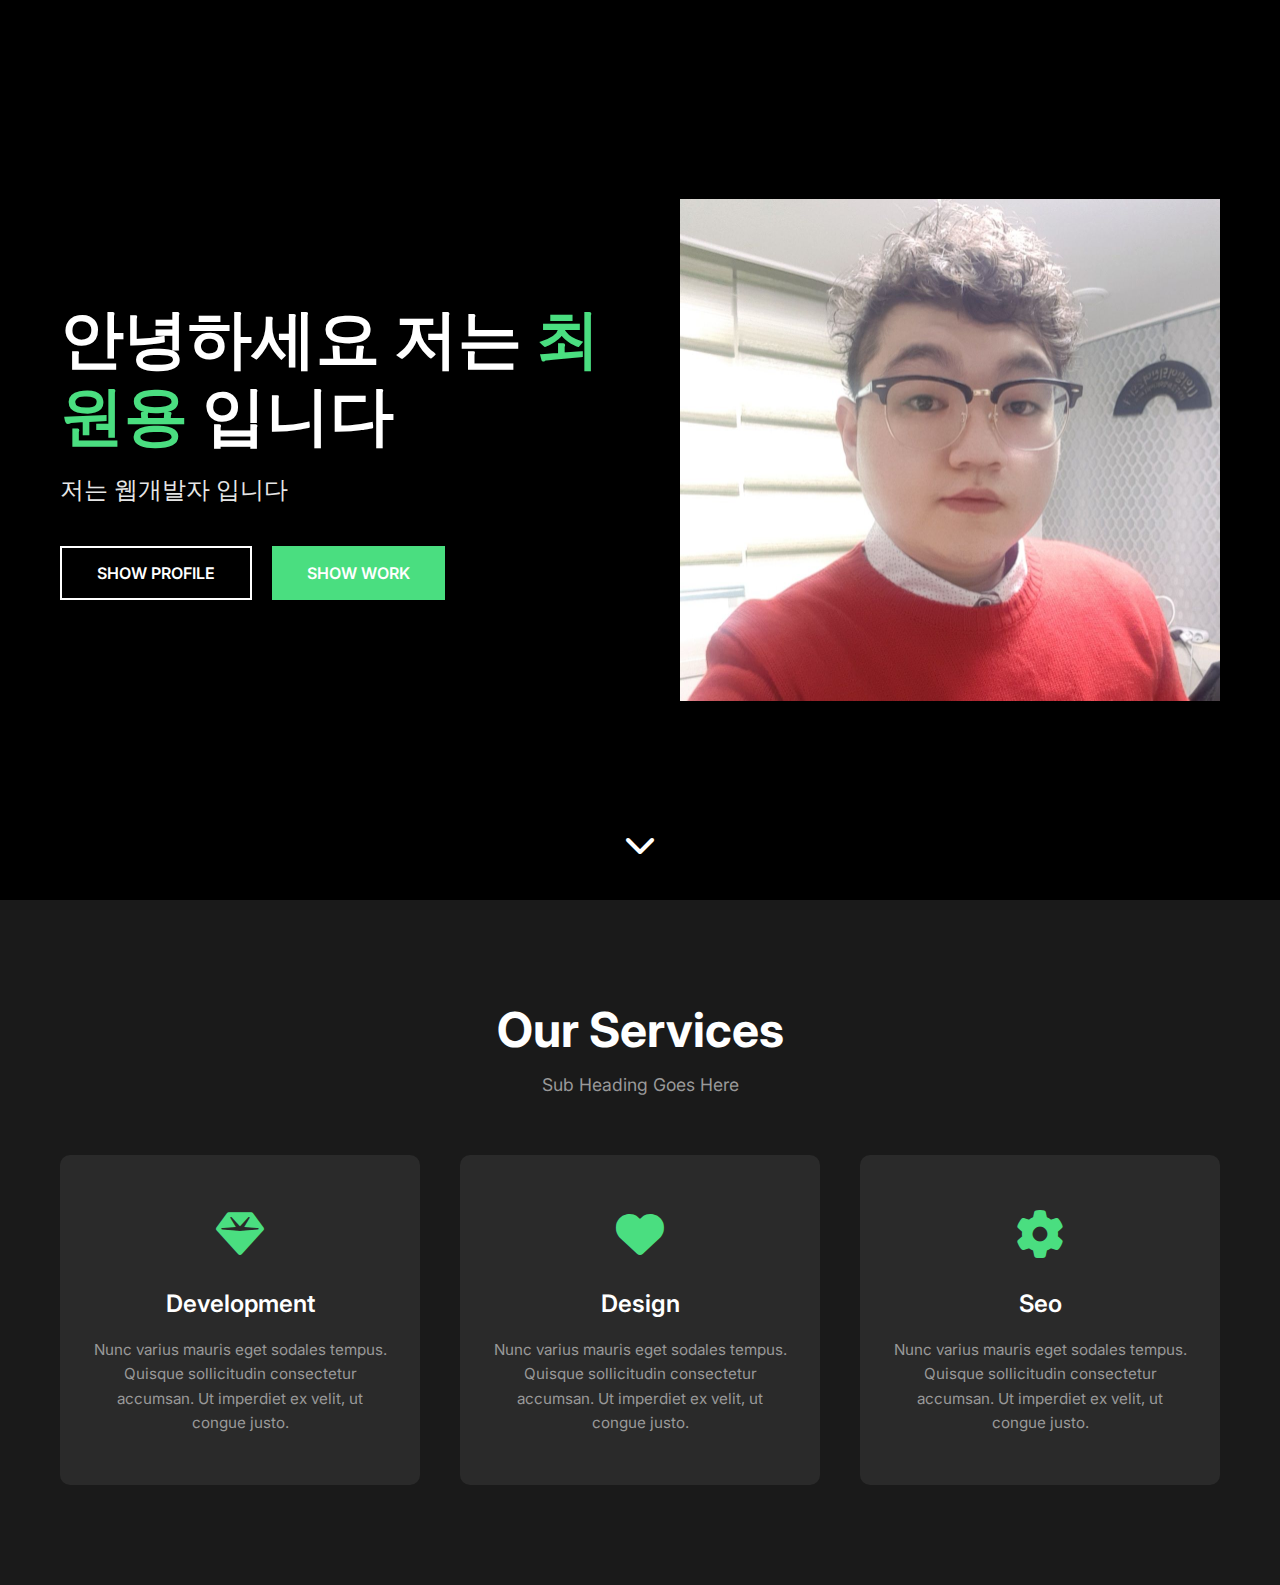
<file: index.html>
<!DOCTYPE html>
<html lang="ko">
<head>
    <meta charset="UTF-8">
    <meta name="viewport" content="width=device-width, initial-scale=1.0">
    <title>WP Dev Portfolio</title>
    <link rel="stylesheet" href="style.css">
    <link rel="preconnect" href="https://fonts.googleapis.com">
    <link rel="preconnect" href="https://fonts.gstatic.com" crossorigin>
    <link href="https://fonts.googleapis.com/css2?family=Inter:wght@400;500;600;700&display=swap" rel="stylesheet">
    <link rel="stylesheet" href="https://cdnjs.cloudflare.com/ajax/libs/font-awesome/6.4.0/css/all.min.css">
</head>
<body>
    <!-- Hero Section -->
    <section class="hero">
        <div class="container">
            <div class="hero-content">
                <div class="hero-text">
                    <h1>안녕하세요 저는 <span class="highlight">최원용</span> 입니다</h1>
                    <p class="subtitle">저는 웹개발자 입니다</p>
                    <div class="buttons">
                        <button class="btn-outline">SHOW PROFILE</button>
                        <button class="btn-primary">SHOW WORK</button>
                    </div>
                </div>
                <div class="hero-image">
                    <img src="최원용.jpg" alt="최원용">
                </div>
            </div>
            <div class="scroll-indicator">
                <i class="fas fa-chevron-down"></i>
            </div>
        </div>
    </section>

    <!-- Services Section -->
    <section class="services">
        <div class="container">
            <div class="section-header">
                <h2>Our Services</h2>
                <p class="section-subtitle">Sub Heading Goes Here</p>
            </div>
            <div class="services-grid">
                <div class="service-card">
                    <div class="service-icon">
                        <i class="fas fa-gem"></i>
                    </div>
                    <h3>Development</h3>
                    <p>Nunc varius mauris eget sodales tempus. Quisque sollicitudin consectetur accumsan. Ut imperdiet ex velit, ut congue justo.</p>
                </div>
                <div class="service-card">
                    <div class="service-icon">
                        <i class="fas fa-heart"></i>
                    </div>
                    <h3>Design</h3>
                    <p>Nunc varius mauris eget sodales tempus. Quisque sollicitudin consectetur accumsan. Ut imperdiet ex velit, ut congue justo.</p>
                </div>
                <div class="service-card">
                    <div class="service-icon">
                        <i class="fas fa-cog"></i>
                    </div>
                    <h3>Seo</h3>
                    <p>Nunc varius mauris eget sodales tempus. Quisque sollicitudin consectetur accumsan. Ut imperdiet ex velit, ut congue justo.</p>
                </div>
            </div>
        </div>
    </section>

    <!-- Profile Modal -->
    <div id="profileModal" class="modal">
        <div class="modal-content">
            <span class="close">&times;</span>
            <h2>Profile</h2>
            <p>Lorem ipsum dolor sit amet, consectetur adipiscing elit. Nunc varius mauris eget sodales tempus. Quisque sollicitudin consectetur accumsan. Ut imperdiet ex velit, ut congue justo.</p>
            <p>Email: wpdev@example.com</p>
            <p>Phone: +1 234 567 890</p>
        </div>
    </div>

    <!-- Work Modal -->
    <div id="workModal" class="modal">
        <div class="modal-content">
            <span class="close">&times;</span>
            <h2>My Work</h2>
            <div class="work-grid">
                <div class="work-item">Project 1</div>
                <div class="work-item">Project 2</div>
                <div class="work-item">Project 3</div>
            </div>
        </div>
    </div>

    <script src="main.js"></script>
</body>
</html>
</file>
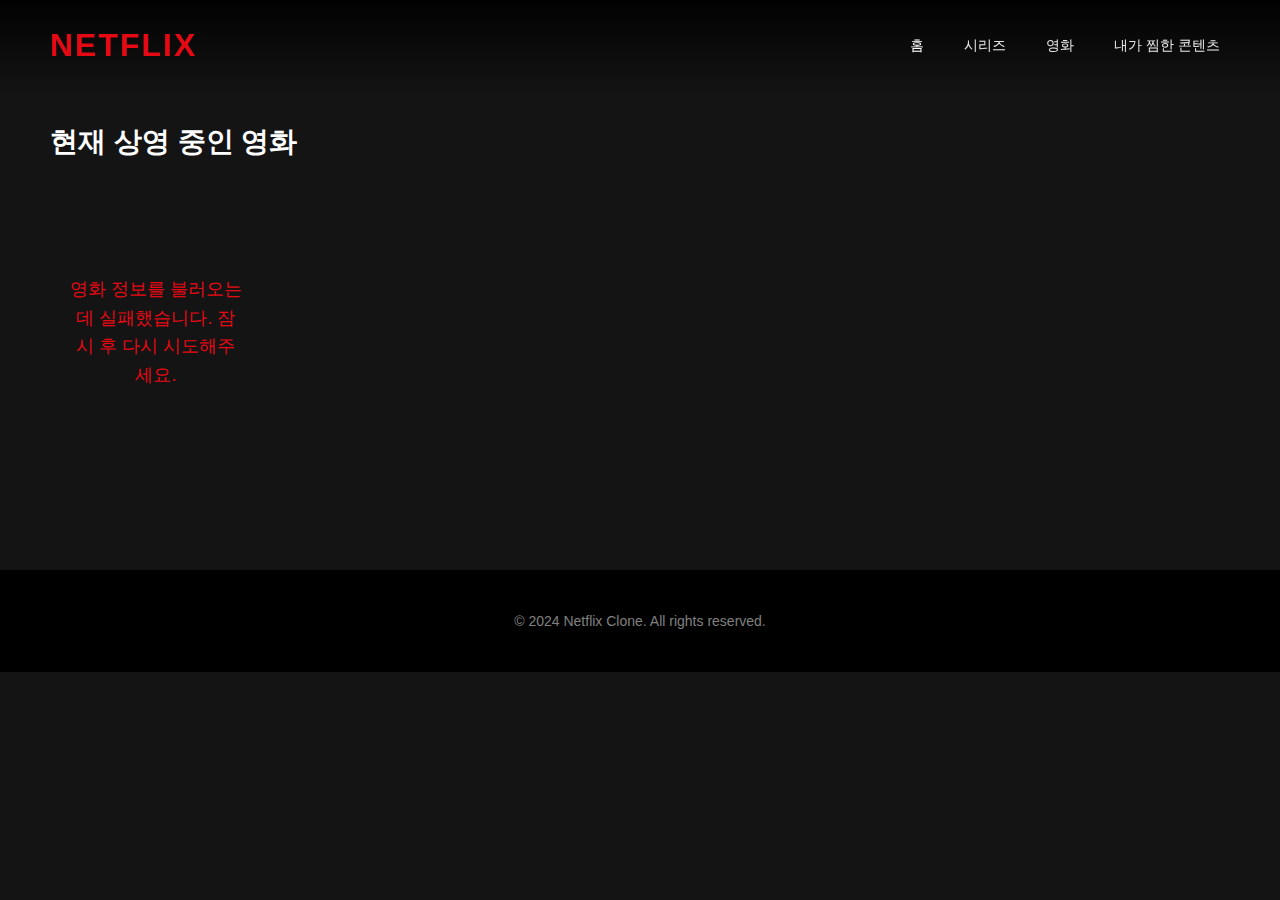
<file: wonyong-netflix/index.html>
<!DOCTYPE html>
<html lang="ko">
<head>
    <meta charset="UTF-8">
    <meta name="viewport" content="width=device-width, initial-scale=1.0">
    <title>Netflix - 현재 상영작</title>
    <link rel="stylesheet" href="style.css">
</head>
<body>
    <header class="header">
        <div class="header-content">
            <h1 class="logo">NETFLIX</h1>
            <nav class="nav">
                <a href="#" class="nav-link active">홈</a>
                <a href="#" class="nav-link">시리즈</a>
                <a href="#" class="nav-link">영화</a>
                <a href="#" class="nav-link">내가 찜한 콘텐츠</a>
            </nav>
        </div>
    </header>

    <main class="main">
        <section class="hero-section">
            <h2 class="section-title">현재 상영 중인 영화</h2>
            <div class="loading" id="loading">영화 정보를 불러오는 중...</div>
            <div class="movies-container" id="moviesContainer"></div>
        </section>
    </main>

    <footer class="footer">
        <p>&copy; 2024 Netflix Clone. All rights reserved.</p>
    </footer>

    <script src="script.js"></script>
</body>
</html>
</file>
<file: wonyong-netflix/style.css>
* {
    margin: 0;
    padding: 0;
    box-sizing: border-box;
}

body {
    font-family: 'Helvetica Neue', Arial, sans-serif;
    background-color: #141414;
    color: #ffffff;
    line-height: 1.6;
}

/* Header */
.header {
    background: linear-gradient(to bottom, rgba(0,0,0,0.9) 0%, transparent 100%);
    position: fixed;
    top: 0;
    left: 0;
    right: 0;
    z-index: 1000;
    padding: 20px 50px;
}

.header-content {
    display: flex;
    align-items: center;
    justify-content: space-between;
    max-width: 1920px;
    margin: 0 auto;
}

.logo {
    font-size: 32px;
    font-weight: 700;
    color: #E50914;
    letter-spacing: 2px;
    text-decoration: none;
}

.nav {
    display: flex;
    gap: 20px;
}

.nav-link {
    color: #e5e5e5;
    text-decoration: none;
    font-size: 14px;
    transition: color 0.3s ease;
    padding: 5px 10px;
}

.nav-link:hover,
.nav-link.active {
    color: #ffffff;
}

/* Main Content */
.main {
    margin-top: 80px;
    padding: 40px 50px;
}

.hero-section {
    max-width: 1920px;
    margin: 0 auto;
}

.section-title {
    font-size: 28px;
    font-weight: 600;
    margin-bottom: 30px;
    color: #ffffff;
}

/* Loading */
.loading {
    text-align: center;
    padding: 60px 20px;
    font-size: 18px;
    color: #e5e5e5;
    display: none;
}

.loading.show {
    display: block;
}

/* Movies Container */
.movies-container {
    display: grid;
    grid-template-columns: repeat(auto-fill, minmax(200px, 1fr));
    gap: 30px;
    padding: 20px 0;
}

/* Movie Card */
.movie-card {
    position: relative;
    cursor: pointer;
    transition: transform 0.3s ease, box-shadow 0.3s ease;
    border-radius: 4px;
    overflow: hidden;
}

.movie-card:hover {
    transform: scale(1.05);
    z-index: 10;
}

.movie-poster {
    width: 100%;
    height: 300px;
    object-fit: cover;
    display: block;
    border-radius: 4px;
    background-color: #2f2f2f;
}

.movie-card:hover .movie-poster {
    box-shadow: 0 8px 24px rgba(229, 9, 20, 0.4);
}

.movie-info {
    padding: 15px 0;
}

.movie-title {
    font-size: 16px;
    font-weight: 600;
    color: #ffffff;
    margin: 0 0 8px 0;
    overflow: hidden;
    text-overflow: ellipsis;
    white-space: nowrap;
}

.movie-card:hover .movie-title {
    color: #E50914;
}

.movie-release-date {
    font-size: 14px;
    color: #999999;
    margin: 0;
    font-weight: 400;
}

/* Error Message */
.error-message {
    text-align: center;
    padding: 60px 20px;
    font-size: 18px;
    color: #E50914;
    display: none;
}

.error-message.show {
    display: block;
}

/* Footer */
.footer {
    background-color: #000000;
    padding: 40px 50px;
    text-align: center;
    margin-top: 60px;
}

.footer p {
    color: #808080;
    font-size: 14px;
}

/* Responsive Design */
@media (max-width: 768px) {
    .header {
        padding: 15px 20px;
    }

    .header-content {
        flex-direction: column;
        align-items: flex-start;
        gap: 15px;
    }

    .logo {
        font-size: 24px;
    }

    .nav {
        flex-wrap: wrap;
        gap: 10px;
    }

    .main {
        padding: 20px;
        margin-top: 120px;
    }

    .section-title {
        font-size: 22px;
    }

    .movies-container {
        grid-template-columns: repeat(auto-fill, minmax(150px, 1fr));
        gap: 20px;
    }

    .movie-poster {
        height: 225px;
    }

    .footer {
        padding: 30px 20px;
    }
}

@media (max-width: 480px) {
    .movies-container {
        grid-template-columns: repeat(auto-fill, minmax(120px, 1fr));
        gap: 15px;
    }

    .movie-poster {
        height: 180px;
    }

    .movie-title {
        font-size: 14px;
    }
}
</file>
<file: style.css>
/* Reset and Base Styles */
* {
    margin: 0;
    padding: 0;
    box-sizing: border-box;
}

body {
    font-family: 'Inter', -apple-system, BlinkMacSystemFont, 'Segoe UI', Roboto, Oxygen, Ubuntu, Cantarell, sans-serif;
    color: #ffffff;
    overflow-x: hidden;
}

.container {
    max-width: 1200px;
    margin: 0 auto;
    padding: 0 20px;
}

/* Hero Section */
.hero {
    background-color: #000000;
    min-height: 100vh;
    display: flex;
    align-items: center;
    position: relative;
}

.hero-content {
    display: grid;
    grid-template-columns: 1fr 1fr;
    gap: 80px;
    align-items: center;
    padding: 100px 0;
}

.hero-text h1 {
    font-size: 4rem;
    font-weight: 700;
    line-height: 1.2;
    margin-bottom: 20px;
    color: #ffffff;
}

.hero-text .highlight {
    color: #4ade80;
}

.subtitle {
    font-size: 1.5rem;
    font-weight: 400;
    margin-bottom: 40px;
    color: #ffffff;
    opacity: 0.9;
}

.buttons {
    display: flex;
    gap: 20px;
    flex-wrap: wrap;
}

.btn-outline,
.btn-primary {
    padding: 15px 35px;
    font-size: 1rem;
    font-weight: 600;
    border: none;
    cursor: pointer;
    transition: all 0.3s ease;
    font-family: 'Inter', sans-serif;
}

.btn-outline {
    background-color: transparent;
    color: #ffffff;
    border: 2px solid #ffffff;
}

.btn-outline:hover {
    background-color: #ffffff;
    color: #000000;
}

.btn-primary {
    background-color: #4ade80;
    color: #ffffff;
}

.btn-primary:hover {
    background-color: #22c55e;
    transform: translateY(-2px);
}

.hero-image {
    position: relative;
    overflow: hidden;
}

.hero-image img {
    width: 100%;
    height: auto;
    border-radius: 0;
    object-fit: cover;
    display: block;
}

.scroll-indicator {
    position: absolute;
    bottom: 40px;
    left: 50%;
    transform: translateX(-50%);
    animation: bounce 2s infinite;
}

.scroll-indicator i {
    font-size: 2rem;
    color: #ffffff;
    cursor: pointer;
}

@keyframes bounce {
    0%, 20%, 50%, 80%, 100% {
        transform: translateX(-50%) translateY(0);
    }
    40% {
        transform: translateX(-50%) translateY(-10px);
    }
    60% {
        transform: translateX(-50%) translateY(-5px);
    }
}

/* Services Section */
.services {
    background-color: #1a1a1a;
    padding: 100px 0;
}

.section-header {
    text-align: center;
    margin-bottom: 60px;
}

.section-header h2 {
    font-size: 3rem;
    font-weight: 700;
    margin-bottom: 15px;
    color: #ffffff;
}

.section-subtitle {
    font-size: 1.1rem;
    color: #999999;
}

.services-grid {
    display: grid;
    grid-template-columns: repeat(3, 1fr);
    gap: 40px;
}

.service-card {
    background-color: #2a2a2a;
    padding: 50px 30px;
    border-radius: 10px;
    text-align: center;
    transition: transform 0.3s ease, box-shadow 0.3s ease;
}

.service-card:hover {
    transform: translateY(-10px);
    box-shadow: 0 10px 30px rgba(74, 222, 128, 0.2);
}

.service-icon {
    font-size: 3rem;
    color: #4ade80;
    margin-bottom: 25px;
}

.service-card h3 {
    font-size: 1.5rem;
    font-weight: 600;
    margin-bottom: 20px;
    color: #ffffff;
}

.service-card p {
    font-size: 0.95rem;
    line-height: 1.6;
    color: #999999;
}

/* Modal Styles */
.modal {
    display: none;
    position: fixed;
    z-index: 1000;
    left: 0;
    top: 0;
    width: 100%;
    height: 100%;
    background-color: rgba(0, 0, 0, 0.8);
    animation: fadeIn 0.3s;
}

.modal-content {
    background-color: #1a1a1a;
    margin: 5% auto;
    padding: 40px;
    border-radius: 10px;
    width: 90%;
    max-width: 600px;
    position: relative;
    animation: slideDown 0.3s;
}

.modal-content h2 {
    font-size: 2rem;
    margin-bottom: 20px;
    color: #4ade80;
}

.modal-content p {
    font-size: 1rem;
    line-height: 1.6;
    margin-bottom: 15px;
    color: #cccccc;
}

.close {
    color: #ffffff;
    float: right;
    font-size: 2rem;
    font-weight: bold;
    cursor: pointer;
    transition: color 0.3s ease;
}

.close:hover {
    color: #4ade80;
}

.work-grid {
    display: grid;
    grid-template-columns: repeat(3, 1fr);
    gap: 20px;
    margin-top: 20px;
}

.work-item {
    background-color: #2a2a2a;
    padding: 30px;
    border-radius: 10px;
    text-align: center;
    color: #4ade80;
    font-weight: 600;
}

@keyframes fadeIn {
    from {
        opacity: 0;
    }
    to {
        opacity: 1;
    }
}

@keyframes slideDown {
    from {
        transform: translateY(-50px);
        opacity: 0;
    }
    to {
        transform: translateY(0);
        opacity: 1;
    }
}

/* Responsive Design */
@media (max-width: 1024px) {
    .hero-content {
        gap: 60px;
    }

    .hero-text h1 {
        font-size: 3.5rem;
    }

    .services-grid {
        grid-template-columns: repeat(3, 1fr);
        gap: 30px;
    }
}

@media (max-width: 768px) {
    .hero-content {
        grid-template-columns: 1fr;
        gap: 40px;
        text-align: center;
        padding: 60px 0;
    }

    .hero-text h1 {
        font-size: 2.5rem;
    }

    .subtitle {
        font-size: 1.2rem;
    }

    .buttons {
        justify-content: center;
    }

    .hero-image {
        order: -1;
    }

    .hero-image img {
        max-width: 300px;
        margin: 0 auto;
        display: block;
    }

    .services {
        padding: 60px 0;
    }

    .section-header h2 {
        font-size: 2rem;
    }

    .services-grid {
        grid-template-columns: 1fr;
        gap: 30px;
    }

    .service-card {
        padding: 40px 25px;
    }

    .modal-content {
        padding: 30px 20px;
        margin: 10% auto;
    }

    .work-grid {
        grid-template-columns: 1fr;
    }
}

@media (max-width: 480px) {
    .hero-text h1 {
        font-size: 2rem;
    }

    .subtitle {
        font-size: 1rem;
    }

    .btn-outline,
    .btn-primary {
        padding: 12px 25px;
        font-size: 0.9rem;
    }

    .buttons {
        flex-direction: column;
        width: 100%;
    }

    .btn-outline,
    .btn-primary {
        width: 100%;
    }

    .section-header h2 {
        font-size: 1.75rem;
    }

    .service-card h3 {
        font-size: 1.3rem;
    }

    .modal-content {
        width: 95%;
        margin: 20% auto;
    }
}
</file>
